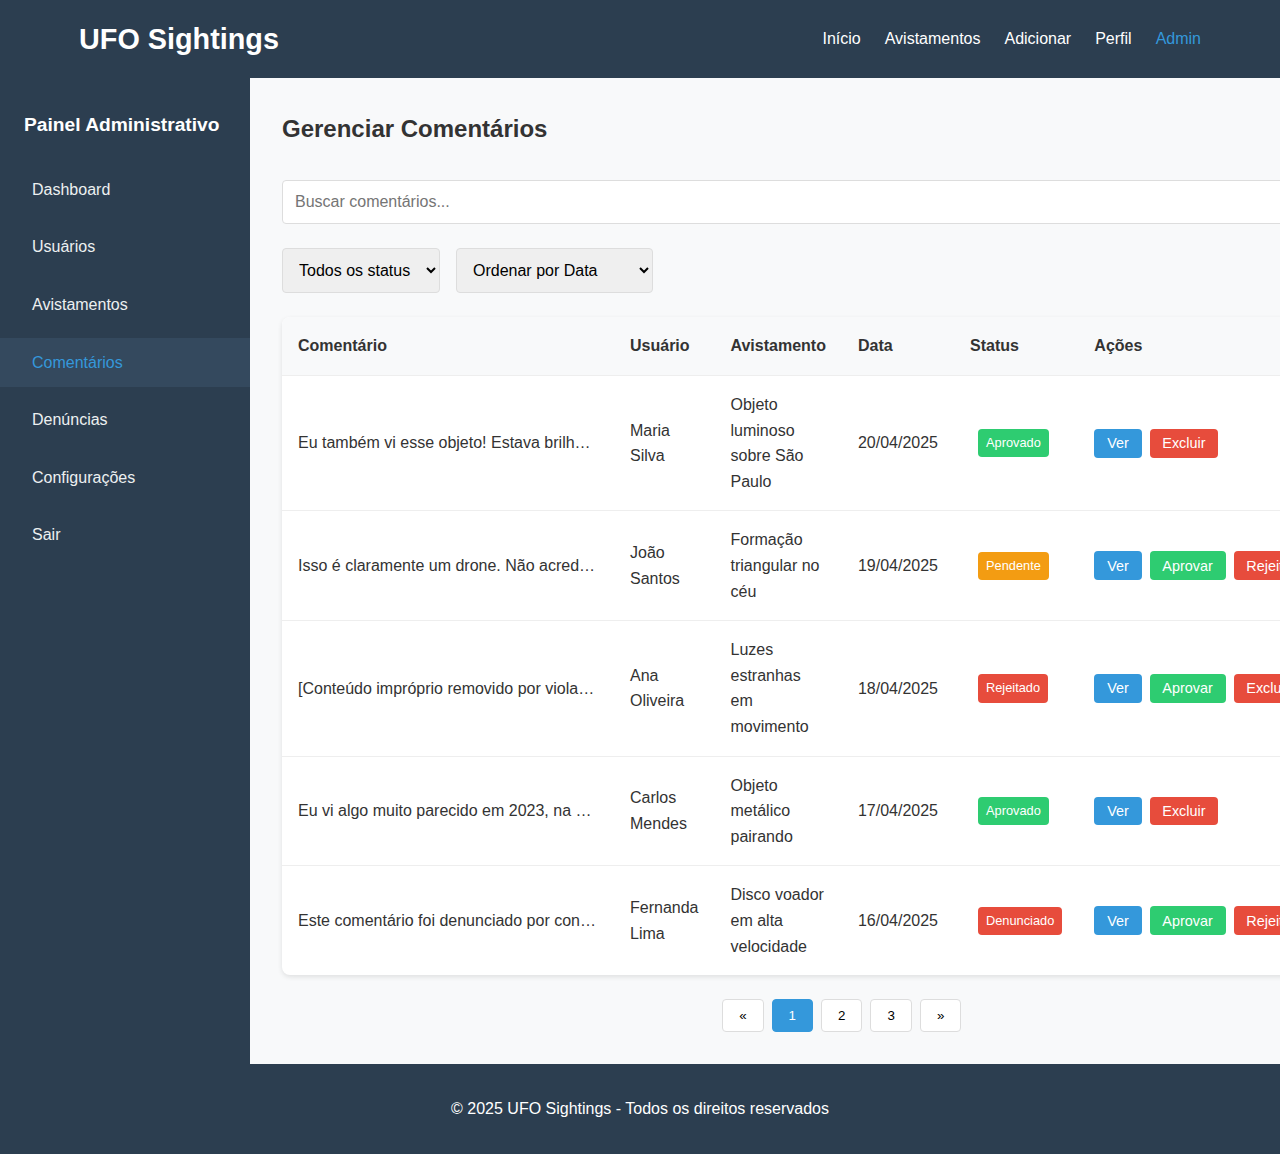
<file: admin-comments.html>
<!DOCTYPE html>
<html lang="pt-br">
<head>
    <meta charset="UTF-8">
    <meta name="viewport" content="width=device-width, initial-scale=1.0">
    <title>Gerenciar Comentários - UFO Sightings</title>
    <link rel="stylesheet" href="css/styles.css">
    <style>
        /* Estilos específicos para o painel administrativo */
        .admin-container {
            display: grid;
            grid-template-columns: 250px 1fr;
            min-height: calc(100vh - 140px);
        }
        
        .admin-sidebar {
            background-color: #2c3e50;
            color: white;
            padding: 2rem 0;
        }
        
        .admin-sidebar h3 {
            padding: 0 1.5rem;
            margin-bottom: 1.5rem;
            font-size: 1.2rem;
        }
        
        .admin-menu {
            list-style: none;
        }
        
        .admin-menu li {
            margin-bottom: 0.5rem;
        }
        
        .admin-menu a {
            display: block;
            padding: 0.75rem 1.5rem;
            color: #ecf0f1;
            text-decoration: none;
            transition: all 0.3s;
        }
        
        .admin-menu a:hover, .admin-menu a.active {
            background-color: #34495e;
            color: #3498db;
        }
        
        .admin-menu a i {
            margin-right: 0.5rem;
            width: 20px;
            text-align: center;
        }
        
        .admin-content {
            padding: 2rem;
            background-color: #f8f9fa;
        }
        
        .admin-header {
            display: flex;
            justify-content: space-between;
            align-items: center;
            margin-bottom: 2rem;
        }
        
        .admin-header h2 {
            margin: 0;
        }
        
        .admin-table {
            width: 100%;
            border-collapse: collapse;
            background-color: white;
            border-radius: 8px;
            overflow: hidden;
            box-shadow: 0 2px 5px rgba(0, 0, 0, 0.1);
        }
        
        .admin-table th, .admin-table td {
            padding: 1rem;
            text-align: left;
            border-bottom: 1px solid #eee;
        }
        
        .admin-table th {
            background-color: #f8f9fa;
            font-weight: 600;
        }
        
        .admin-table tr:last-child td {
            border-bottom: none;
        }
        
        .admin-table tr:hover td {
            background-color: #f8f9fa;
        }
        
        .admin-actions {
            display: flex;
            gap: 0.5rem;
        }
        
        .admin-actions button {
            padding: 0.4rem 0.8rem;
            border-radius: 4px;
            border: none;
            cursor: pointer;
            font-size: 0.9rem;
            transition: all 0.3s;
        }
        
        .btn-view {
            background-color: #3498db;
            color: white;
        }
        
        .btn-approve {
            background-color: #2ecc71;
            color: white;
        }
        
        .btn-reject {
            background-color: #e74c3c;
            color: white;
        }
        
        .btn-delete {
            background-color: #e74c3c;
            color: white;
        }
        
        .admin-actions button:hover {
            opacity: 0.9;
        }
        
        .admin-pagination {
            display: flex;
            justify-content: center;
            margin-top: 1.5rem;
        }
        
        .admin-pagination button {
            padding: 0.5rem 1rem;
            margin: 0 0.25rem;
            border: 1px solid #ddd;
            background-color: white;
            cursor: pointer;
            border-radius: 4px;
            transition: all 0.3s;
        }
        
        .admin-pagination button:hover, .admin-pagination button.active {
            background-color: #3498db;
            color: white;
            border-color: #3498db;
        }
        
        .admin-search {
            display: flex;
            margin-bottom: 1.5rem;
        }
        
        .admin-search input {
            flex: 1;
            padding: 0.75rem;
            border: 1px solid #ddd;
            border-radius: 4px 0 0 4px;
            font-size: 1rem;
        }
        
        .admin-search button {
            padding: 0.75rem 1.5rem;
            background-color: #3498db;
            color: white;
            border: none;
            border-radius: 0 4px 4px 0;
            cursor: pointer;
        }
        
        .admin-filters {
            display: flex;
            gap: 1rem;
            margin-bottom: 1.5rem;
            flex-wrap: wrap;
        }
        
        .admin-filters select {
            padding: 0.75rem;
            border: 1px solid #ddd;
            border-radius: 4px;
            font-size: 1rem;
            min-width: 150px;
        }
        
        .comment-content {
            max-width: 300px;
            white-space: nowrap;
            overflow: hidden;
            text-overflow: ellipsis;
        }
        
        .comment-badge {
            display: inline-block;
            padding: 0.25rem 0.5rem;
            border-radius: 4px;
            font-size: 0.8rem;
            font-weight: 500;
            margin-left: 0.5rem;
        }
        
        .badge-pending {
            background-color: #f39c12;
            color: white;
        }
        
        .badge-approved {
            background-color: #2ecc71;
            color: white;
        }
        
        .badge-rejected {
            background-color: #e74c3c;
            color: white;
        }
        
        .badge-flagged {
            background-color: #e74c3c;
            color: white;
        }
        
        /* Responsividade para o painel administrativo */
        @media (max-width: 768px) {
            .admin-container {
                grid-template-columns: 1fr;
            }
            
            .admin-sidebar {
                display: none;
                position: fixed;
                top: 0;
                left: 0;
                width: 100%;
                height: 100%;
                z-index: 1000;
                padding-top: 4rem;
            }
            
            .admin-sidebar.active {
                display: block;
            }
            
            .admin-menu-toggle {
                display: block;
                position: fixed;
                top: 1rem;
                left: 1rem;
                z-index: 1001;
                background-color: #2c3e50;
                color: white;
                border: none;
                border-radius: 4px;
                padding: 0.5rem;
                cursor: pointer;
            }
            
            .admin-content {
                padding: 1rem;
            }
            
            .admin-header {
                flex-direction: column;
                align-items: flex-start;
                gap: 1rem;
            }
            
            .admin-table {
                font-size: 0.9rem;
            }
            
            .admin-table th, .admin-table td {
                padding: 0.75rem 0.5rem;
            }
            
            .admin-actions {
                flex-direction: column;
            }
            
            .admin-actions button {
                width: 100%;
            }
            
            .comment-content {
                max-width: 150px;
            }
        }
        
        /* Melhorias para dispositivos muito pequenos */
        @media (max-width: 320px) {
            .admin-table {
                font-size: 0.8rem;
            }
            
            .admin-table th, .admin-table td {
                padding: 0.5rem 0.3rem;
            }
            
            .admin-search {
                flex-direction: column;
            }
            
            .admin-search input {
                border-radius: 4px;
                margin-bottom: 0.5rem;
            }
            
            .admin-search button {
                border-radius: 4px;
            }
            
            .admin-filters select {
                width: 100%;
            }
            
            .comment-content {
                max-width: 100px;
            }
        }
    </style>
</head>
<body>
    <header>
        <div class="container">
            <h1>UFO Sightings</h1>
            <nav>
                <ul>
                    <li><a href="index.html">Início</a></li>
                    <li><a href="sightings.html">Avistamentos</a></li>
                    <li><a href="add-sighting.html">Adicionar</a></li>
                    <li><a href="profile.html">Perfil</a></li>
                    <li><a href="admin.html" class="active">Admin</a></li>
                </ul>
            </nav>
        </div>
    </header>

    <main>
        <div class="admin-container">
            <!-- Menu lateral -->
            <div class="admin-sidebar">
                <h3>Painel Administrativo</h3>
                <ul class="admin-menu">
                    <li><a href="admin.html"><i class="fas fa-tachometer-alt"></i> Dashboard</a></li>
                    <li><a href="admin-users.html"><i class="fas fa-users"></i> Usuários</a></li>
                    <li><a href="admin-sightings.html"><i class="fas fa-eye"></i> Avistamentos</a></li>
                    <li><a href="admin-comments.html" class="active"><i class="fas fa-comments"></i> Comentários</a></li>
                    <li><a href="admin-reports.html"><i class="fas fa-flag"></i> Denúncias</a></li>
                    <li><a href="admin-settings.html"><i class="fas fa-cog"></i> Configurações</a></li>
                    <li><a href="index.html"><i class="fas fa-sign-out-alt"></i> Sair</a></li>
                </ul>
            </div>
            
            <!-- Botão de toggle para menu em dispositivos móveis -->
            <button class="admin-menu-toggle" style="display: none;">
                <i class="fas fa-bars"></i>
            </button>
            
            <!-- Conteúdo principal -->
            <div class="admin-content">
                <div class="admin-header">
                    <h2>Gerenciar Comentários</h2>
                </div>
                
                <!-- Busca e filtros -->
                <div class="admin-search">
                    <input type="text" placeholder="Buscar comentários..." id="comment-search">
                    <button id="search-btn">Buscar</button>
                </div>
                
                <div class="admin-filters">
                    <select id="status-filter">
                        <option value="">Todos os status</option>
                        <option value="pending">Pendentes</option>
                        <option value="approved">Aprovados</option>
                        <option value="rejected">Rejeitados</option>
                        <option value="flagged">Denunciados</option>
                    </select>
                    <select id="sort-by">
                        <option value="date">Ordenar por Data</option>
                        <option value="likes">Ordenar por Curtidas</option>
                    </select>
                </div>
                
                <!-- Tabela de comentários -->
                <table class="admin-table">
                    <thead>
                        <tr>
                            <th>Comentário</th>
                            <th>Usuário</th>
                            <th>Avistamento</th>
                            <th>Data</th>
                            <th>Status</th>
                            <th>Ações</th>
                        </tr>
                    </thead>
                    <tbody id="comments-table">
                        <tr>
                            <td>
                                <div class="comment-content">
                                    Eu também vi esse objeto! Estava brilhando muito e se movendo em zigue-zague.
                                </div>
                            </td>
                            <td>Maria Silva</td>
                            <td>Objeto luminoso sobre São Paulo</td>
                            <td>20/04/2025</td>
                            <td><span class="comment-badge badge-approved">Aprovado</span></td>
                            <td>
                                <div class="admin-actions">
                                    <button class="btn-view">Ver</button>
                                    <button class="btn-delete">Excluir</button>
                                </div>
                            </td>
                        </tr>
                        <tr>
                            <td>
                                <div class="comment-content">
                                    Isso é claramente um drone. Não acredito que estão postando isso como um OVNI.
                                </div>
                            </td>
                            <td>João Santos</td>
                            <td>Formação triangular no céu</td>
                            <td>19/04/2025</td>
                            <td><span class="comment-badge badge-pending">Pendente</span></td>
                            <td>
                                <div class="admin-actions">
                                    <button class="btn-view">Ver</button>
                                    <button class="btn-approve">Aprovar</button>
                                    <button class="btn-reject">Rejeitar</button>
                                </div>
                            </td>
                        </tr>
                        <tr>
                            <td>
                                <div class="comment-content">
                                    [Conteúdo impróprio removido por violar as diretrizes da comunidade]
                                </div>
                            </td>
                            <td>Ana Oliveira</td>
                            <td>Luzes estranhas em movimento</td>
                            <td>18/04/2025</td>
                            <td><span class="comment-badge badge-rejected">Rejeitado</span></td>
                            <td>
                                <div class="admin-actions">
                                    <button class="btn-view">Ver</button>
                                    <button class="btn-approve">Aprovar</button>
                                    <button class="btn-delete">Excluir</button>
                                </div>
                            </td>
                        </tr>
                        <tr>
                            <td>
                                <div class="comment-content">
                                    Eu vi algo muito parecido em 2023, na mesma região. Será que são os mesmos visitantes?
                                </div>
                            </td>
                            <td>Carlos Mendes</td>
                            <td>Objeto metálico pairando</td>
                            <td>17/04/2025</td>
                            <td><span class="comment-badge badge-approved">Aprovado</span></td>
                            <td>
                                <div class="admin-actions">
                                    <button class="btn-view">Ver</button>
                                    <button class="btn-delete">Excluir</button>
                                </div>
                            </td>
                        </tr>
                        <tr>
                            <td>
                                <div class="comment-content">
                                    Este comentário foi denunciado por conter informações pessoais e linguagem ofensiva.
                                </div>
                            </td>
                            <td>Fernanda Lima</td>
                            <td>Disco voador em alta velocidade</td>
                            <td>16/04/2025</td>
                            <td><span class="comment-badge badge-flagged">Denunciado</span></td>
                            <td>
                                <div class="admin-actions">
                                    <button class="btn-view">Ver</button>
                                    <button class="btn-approve">Aprovar</button>
                                    <button class="btn-reject">Rejeitar</button>
                                    <button class="btn-delete">Excluir</button>
                                </div>
                            </td>
                        </tr>
                    </tbody>
                </table>
                
                <!-- Paginação -->
                <div class="admin-pagination">
                    <button>&laquo;</button>
                    <button class="active">1</button>
                    <button>2</button>
                    <button>3</button>
                    <button>&raquo;</button>
                </div>
            </div>
        </div>
    </main>

    <footer>
        <div class="container">
            <p>&copy; 2025 UFO Sightings - Todos os direitos reservados</p>
        </div>
    </footer>

    <!-- Indicador de status offline -->
    <div id="offline-indicator" style="display: none; position: fixed; bottom: 20px; right: 20px; background-color: #f8d7da; color: #721c24; padding: 10px 15px; border-radius: 4px; box-shadow: 0 2px 5px rgba(0,0,0,0.2); z-index: 1000;">
        <strong>Você está offline.</strong> Algumas funcionalidades podem estar limitadas.
    </div>

    <!-- Scripts -->
    <script src="https://www.gstatic.com/firebasejs/8.10.1/firebase-app.js"></script>
    <script src="https://www.gstatic.com/firebasejs/8.10.1/firebase-auth.js"></script>
    <script src="https://www.gstatic.com/firebasejs/8.10.1/firebase-firestore.js"></script>
    <script src="https://kit.fontawesome.com/a076d05399.js" crossorigin="anonymous"></script>
    <script src="js/firebase-config.js"></script>
    <script src="js/auth.js"></script>
    <script src="js/offline-manager.js"></script>
    <script src="js/admin.js"></script>
</body>
</html>
</file>
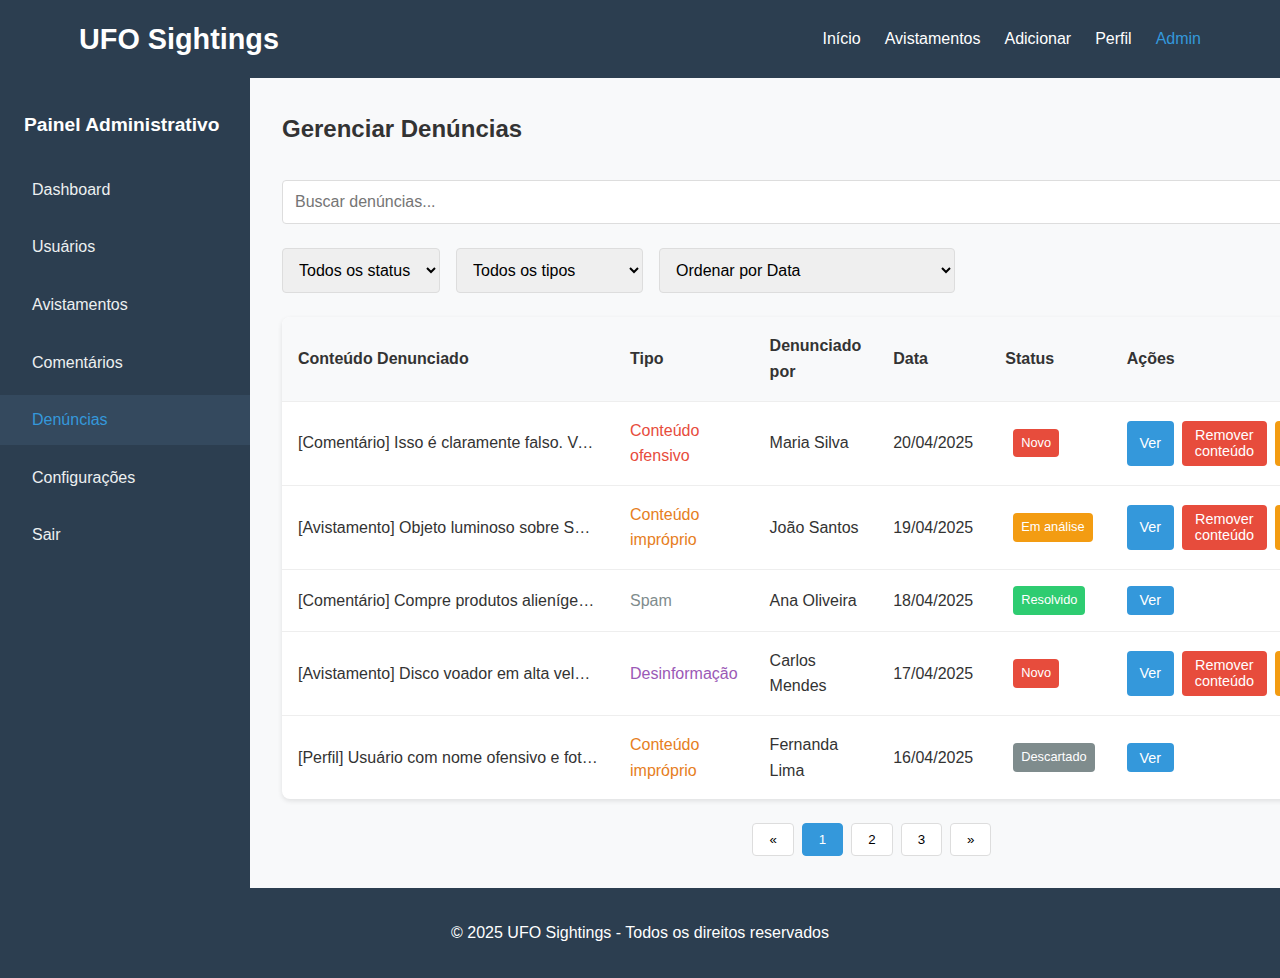
<file: admin-reports.html>
<!DOCTYPE html>
<html lang="pt-br">
<head>
    <meta charset="UTF-8">
    <meta name="viewport" content="width=device-width, initial-scale=1.0">
    <title>Denúncias - UFO Sightings</title>
    <link rel="stylesheet" href="css/styles.css">
    <style>
        /* Estilos específicos para o painel administrativo */
        .admin-container {
            display: grid;
            grid-template-columns: 250px 1fr;
            min-height: calc(100vh - 140px);
        }
        
        .admin-sidebar {
            background-color: #2c3e50;
            color: white;
            padding: 2rem 0;
        }
        
        .admin-sidebar h3 {
            padding: 0 1.5rem;
            margin-bottom: 1.5rem;
            font-size: 1.2rem;
        }
        
        .admin-menu {
            list-style: none;
        }
        
        .admin-menu li {
            margin-bottom: 0.5rem;
        }
        
        .admin-menu a {
            display: block;
            padding: 0.75rem 1.5rem;
            color: #ecf0f1;
            text-decoration: none;
            transition: all 0.3s;
        }
        
        .admin-menu a:hover, .admin-menu a.active {
            background-color: #34495e;
            color: #3498db;
        }
        
        .admin-menu a i {
            margin-right: 0.5rem;
            width: 20px;
            text-align: center;
        }
        
        .admin-content {
            padding: 2rem;
            background-color: #f8f9fa;
        }
        
        .admin-header {
            display: flex;
            justify-content: space-between;
            align-items: center;
            margin-bottom: 2rem;
        }
        
        .admin-header h2 {
            margin: 0;
        }
        
        .admin-table {
            width: 100%;
            border-collapse: collapse;
            background-color: white;
            border-radius: 8px;
            overflow: hidden;
            box-shadow: 0 2px 5px rgba(0, 0, 0, 0.1);
        }
        
        .admin-table th, .admin-table td {
            padding: 1rem;
            text-align: left;
            border-bottom: 1px solid #eee;
        }
        
        .admin-table th {
            background-color: #f8f9fa;
            font-weight: 600;
        }
        
        .admin-table tr:last-child td {
            border-bottom: none;
        }
        
        .admin-table tr:hover td {
            background-color: #f8f9fa;
        }
        
        .admin-actions {
            display: flex;
            gap: 0.5rem;
        }
        
        .admin-actions button {
            padding: 0.4rem 0.8rem;
            border-radius: 4px;
            border: none;
            cursor: pointer;
            font-size: 0.9rem;
            transition: all 0.3s;
        }
        
        .btn-view {
            background-color: #3498db;
            color: white;
        }
        
        .btn-dismiss {
            background-color: #7f8c8d;
            color: white;
        }
        
        .btn-remove {
            background-color: #e74c3c;
            color: white;
        }
        
        .btn-warn {
            background-color: #f39c12;
            color: white;
        }
        
        .btn-ban {
            background-color: #c0392b;
            color: white;
        }
        
        .admin-actions button:hover {
            opacity: 0.9;
        }
        
        .admin-pagination {
            display: flex;
            justify-content: center;
            margin-top: 1.5rem;
        }
        
        .admin-pagination button {
            padding: 0.5rem 1rem;
            margin: 0 0.25rem;
            border: 1px solid #ddd;
            background-color: white;
            cursor: pointer;
            border-radius: 4px;
            transition: all 0.3s;
        }
        
        .admin-pagination button:hover, .admin-pagination button.active {
            background-color: #3498db;
            color: white;
            border-color: #3498db;
        }
        
        .admin-search {
            display: flex;
            margin-bottom: 1.5rem;
        }
        
        .admin-search input {
            flex: 1;
            padding: 0.75rem;
            border: 1px solid #ddd;
            border-radius: 4px 0 0 4px;
            font-size: 1rem;
        }
        
        .admin-search button {
            padding: 0.75rem 1.5rem;
            background-color: #3498db;
            color: white;
            border: none;
            border-radius: 0 4px 4px 0;
            cursor: pointer;
        }
        
        .admin-filters {
            display: flex;
            gap: 1rem;
            margin-bottom: 1.5rem;
            flex-wrap: wrap;
        }
        
        .admin-filters select {
            padding: 0.75rem;
            border: 1px solid #ddd;
            border-radius: 4px;
            font-size: 1rem;
            min-width: 150px;
        }
        
        .report-content {
            max-width: 300px;
            white-space: nowrap;
            overflow: hidden;
            text-overflow: ellipsis;
        }
        
        .report-badge {
            display: inline-block;
            padding: 0.25rem 0.5rem;
            border-radius: 4px;
            font-size: 0.8rem;
            font-weight: 500;
            margin-left: 0.5rem;
        }
        
        .badge-new {
            background-color: #e74c3c;
            color: white;
        }
        
        .badge-reviewing {
            background-color: #f39c12;
            color: white;
        }
        
        .badge-resolved {
            background-color: #2ecc71;
            color: white;
        }
        
        .badge-dismissed {
            background-color: #7f8c8d;
            color: white;
        }
        
        .report-type {
            font-weight: 500;
        }
        
        .type-spam {
            color: #7f8c8d;
        }
        
        .type-inappropriate {
            color: #e67e22;
        }
        
        .type-offensive {
            color: #e74c3c;
        }
        
        .type-misinformation {
            color: #9b59b6;
        }
        
        .type-other {
            color: #3498db;
        }
        
        /* Responsividade para o painel administrativo */
        @media (max-width: 768px) {
            .admin-container {
                grid-template-columns: 1fr;
            }
            
            .admin-sidebar {
                display: none;
                position: fixed;
                top: 0;
                left: 0;
                width: 100%;
                height: 100%;
                z-index: 1000;
                padding-top: 4rem;
            }
            
            .admin-sidebar.active {
                display: block;
            }
            
            .admin-menu-toggle {
                display: block;
                position: fixed;
                top: 1rem;
                left: 1rem;
                z-index: 1001;
                background-color: #2c3e50;
                color: white;
                border: none;
                border-radius: 4px;
                padding: 0.5rem;
                cursor: pointer;
            }
            
            .admin-content {
                padding: 1rem;
            }
            
            .admin-header {
                flex-direction: column;
                align-items: flex-start;
                gap: 1rem;
            }
            
            .admin-table {
                font-size: 0.9rem;
            }
            
            .admin-table th, .admin-table td {
                padding: 0.75rem 0.5rem;
            }
            
            .admin-actions {
                flex-direction: column;
            }
            
            .admin-actions button {
                width: 100%;
            }
            
            .report-content {
                max-width: 150px;
            }
        }
        
        /* Melhorias para dispositivos muito pequenos */
        @media (max-width: 320px) {
            .admin-table {
                font-size: 0.8rem;
            }
            
            .admin-table th, .admin-table td {
                padding: 0.5rem 0.3rem;
            }
            
            .admin-search {
                flex-direction: column;
            }
            
            .admin-search input {
                border-radius: 4px;
                margin-bottom: 0.5rem;
            }
            
            .admin-search button {
                border-radius: 4px;
            }
            
            .admin-filters select {
                width: 100%;
            }
            
            .report-content {
                max-width: 100px;
            }
        }
    </style>
</head>
<body>
    <header>
        <div class="container">
            <h1>UFO Sightings</h1>
            <nav>
                <ul>
                    <li><a href="index.html">Início</a></li>
                    <li><a href="sightings.html">Avistamentos</a></li>
                    <li><a href="add-sighting.html">Adicionar</a></li>
                    <li><a href="profile.html">Perfil</a></li>
                    <li><a href="admin.html" class="active">Admin</a></li>
                </ul>
            </nav>
        </div>
    </header>

    <main>
        <div class="admin-container">
            <!-- Menu lateral -->
            <div class="admin-sidebar">
                <h3>Painel Administrativo</h3>
                <ul class="admin-menu">
                    <li><a href="admin.html"><i class="fas fa-tachometer-alt"></i> Dashboard</a></li>
                    <li><a href="admin-users.html"><i class="fas fa-users"></i> Usuários</a></li>
                    <li><a href="admin-sightings.html"><i class="fas fa-eye"></i> Avistamentos</a></li>
                    <li><a href="admin-comments.html"><i class="fas fa-comments"></i> Comentários</a></li>
                    <li><a href="admin-reports.html" class="active"><i class="fas fa-flag"></i> Denúncias</a></li>
                    <li><a href="admin-settings.html"><i class="fas fa-cog"></i> Configurações</a></li>
                    <li><a href="index.html"><i class="fas fa-sign-out-alt"></i> Sair</a></li>
                </ul>
            </div>
            
            <!-- Botão de toggle para menu em dispositivos móveis -->
            <button class="admin-menu-toggle" style="display: none;">
                <i class="fas fa-bars"></i>
            </button>
            
            <!-- Conteúdo principal -->
            <div class="admin-content">
                <div class="admin-header">
                    <h2>Gerenciar Denúncias</h2>
                </div>
                
                <!-- Busca e filtros -->
                <div class="admin-search">
                    <input type="text" placeholder="Buscar denúncias..." id="report-search">
                    <button id="search-btn">Buscar</button>
                </div>
                
                <div class="admin-filters">
                    <select id="status-filter">
                        <option value="">Todos os status</option>
                        <option value="new">Novos</option>
                        <option value="reviewing">Em análise</option>
                        <option value="resolved">Resolvidos</option>
                        <option value="dismissed">Descartados</option>
                    </select>
                    <select id="type-filter">
                        <option value="">Todos os tipos</option>
                        <option value="spam">Spam</option>
                        <option value="inappropriate">Conteúdo impróprio</option>
                        <option value="offensive">Conteúdo ofensivo</option>
                        <option value="misinformation">Desinformação</option>
                        <option value="other">Outros</option>
                    </select>
                    <select id="sort-by">
                        <option value="date">Ordenar por Data</option>
                        <option value="reports">Ordenar por Número de Denúncias</option>
                    </select>
                </div>
                
                <!-- Tabela de denúncias -->
                <table class="admin-table">
                    <thead>
                        <tr>
                            <th>Conteúdo Denunciado</th>
                            <th>Tipo</th>
                            <th>Denunciado por</th>
                            <th>Data</th>
                            <th>Status</th>
                            <th>Ações</th>
                        </tr>
                    </thead>
                    <tbody id="reports-table">
                        <tr>
                            <td>
                                <div class="report-content">
                                    [Comentário] Isso é claramente falso. Você está inventando histórias para ganhar atenção.
                                </div>
                            </td>
                            <td><span class="report-type type-offensive">Conteúdo ofensivo</span></td>
                            <td>Maria Silva</td>
                            <td>20/04/2025</td>
                            <td><span class="report-badge badge-new">Novo</span></td>
                            <td>
                                <div class="admin-actions">
                                    <button class="btn-view">Ver</button>
                                    <button class="btn-remove">Remover conteúdo</button>
                                    <button class="btn-warn">Advertir usuário</button>
                                    <button class="btn-dismiss">Descartar</button>
                                </div>
                            </td>
                        </tr>
                        <tr>
                            <td>
                                <div class="report-content">
                                    [Avistamento] Objeto luminoso sobre São Paulo (Contém informações pessoais e localização exata)
                                </div>
                            </td>
                            <td><span class="report-type type-inappropriate">Conteúdo impróprio</span></td>
                            <td>João Santos</td>
                            <td>19/04/2025</td>
                            <td><span class="report-badge badge-reviewing">Em análise</span></td>
                            <td>
                                <div class="admin-actions">
                                    <button class="btn-view">Ver</button>
                                    <button class="btn-remove">Remover conteúdo</button>
                                    <button class="btn-warn">Advertir usuário</button>
                                    <button class="btn-dismiss">Descartar</button>
                                </div>
                            </td>
                        </tr>
                        <tr>
                            <td>
                                <div class="report-content">
                                    [Comentário] Compre produtos alienígenas autênticos em www.alienproducts.com! Promoção especial!
                                </div>
                            </td>
                            <td><span class="report-type type-spam">Spam</span></td>
                            <td>Ana Oliveira</td>
                            <td>18/04/2025</td>
                            <td><span class="report-badge badge-resolved">Resolvido</span></td>
                            <td>
                                <div class="admin-actions">
                                    <button class="btn-view">Ver</button>
                                </div>
                            </td>
                        </tr>
                        <tr>
                            <td>
                                <div class="report-content">
                                    [Avistamento] Disco voador em alta velocidade (Contém teorias conspiratórias sobre o governo)
                                </div>
                            </td>
                            <td><span class="report-type type-misinformation">Desinformação</span></td>
                            <td>Carlos Mendes</td>
                            <td>17/04/2025</td>
                            <td><span class="report-badge badge-new">Novo</span></td>
                            <td>
                                <div class="admin-actions">
                                    <button class="btn-view">Ver</button>
                                    <button class="btn-remove">Remover conteúdo</button>
                                    <button class="btn-warn">Advertir usuário</button>
                                    <button class="btn-dismiss">Descartar</button>
                                </div>
                            </td>
                        </tr>
                        <tr>
                            <td>
                                <div class="report-content">
                                    [Perfil] Usuário com nome ofensivo e foto de perfil inadequada
                                </div>
                            </td>
                            <td><span class="report-type type-inappropriate">Conteúdo impróprio</span></td>
                            <td>Fernanda Lima</td>
                            <td>16/04/2025</td>
                            <td><span class="report-badge badge-dismissed">Descartado</span></td>
                            <td>
                                <div class="admin-actions">
                                    <button class="btn-view">Ver</button>
                                </div>
                            </td>
                        </tr>
                    </tbody>
                </table>
                
                <!-- Paginação -->
                <div class="admin-pagination">
                    <button>&laquo;</button>
                    <button class="active">1</button>
                    <button>2</button>
                    <button>3</button>
                    <button>&raquo;</button>
                </div>
            </div>
        </div>
    </main>

    <footer>
        <div class="container">
            <p>&copy; 2025 UFO Sightings - Todos os direitos reservados</p>
        </div>
    </footer>

    <!-- Indicador de status offline -->
    <div id="offline-indicator" style="display: none; position: fixed; bottom: 20px; right: 20px; background-color: #f8d7da; color: #721c24; padding: 10px 15px; border-radius: 4px; box-shadow: 0 2px 5px rgba(0,0,0,0.2); z-index: 1000;">
        <strong>Você está offline.</strong> Algumas funcionalidades podem estar limitadas.
    </div>

    <!-- Scripts -->
    <script src="https://www.gstatic.com/firebasejs/8.10.1/firebase-app.js"></script>
    <script src="https://www.gstatic.com/firebasejs/8.10.1/firebase-auth.js"></script>
    <script src="https://www.gstatic.com/firebasejs/8.10.1/firebase-firestore.js"></script>
    <script src="https://kit.fontawesome.com/a076d05399.js" crossorigin="anonymous"></script>
    <script src="js/firebase-config.js"></script>
    <script src="js/auth.js"></script>
    <script src="js/offline-manager.js"></script>
    <script src="js/admin.js"></script>
</body>
</html>
</file>
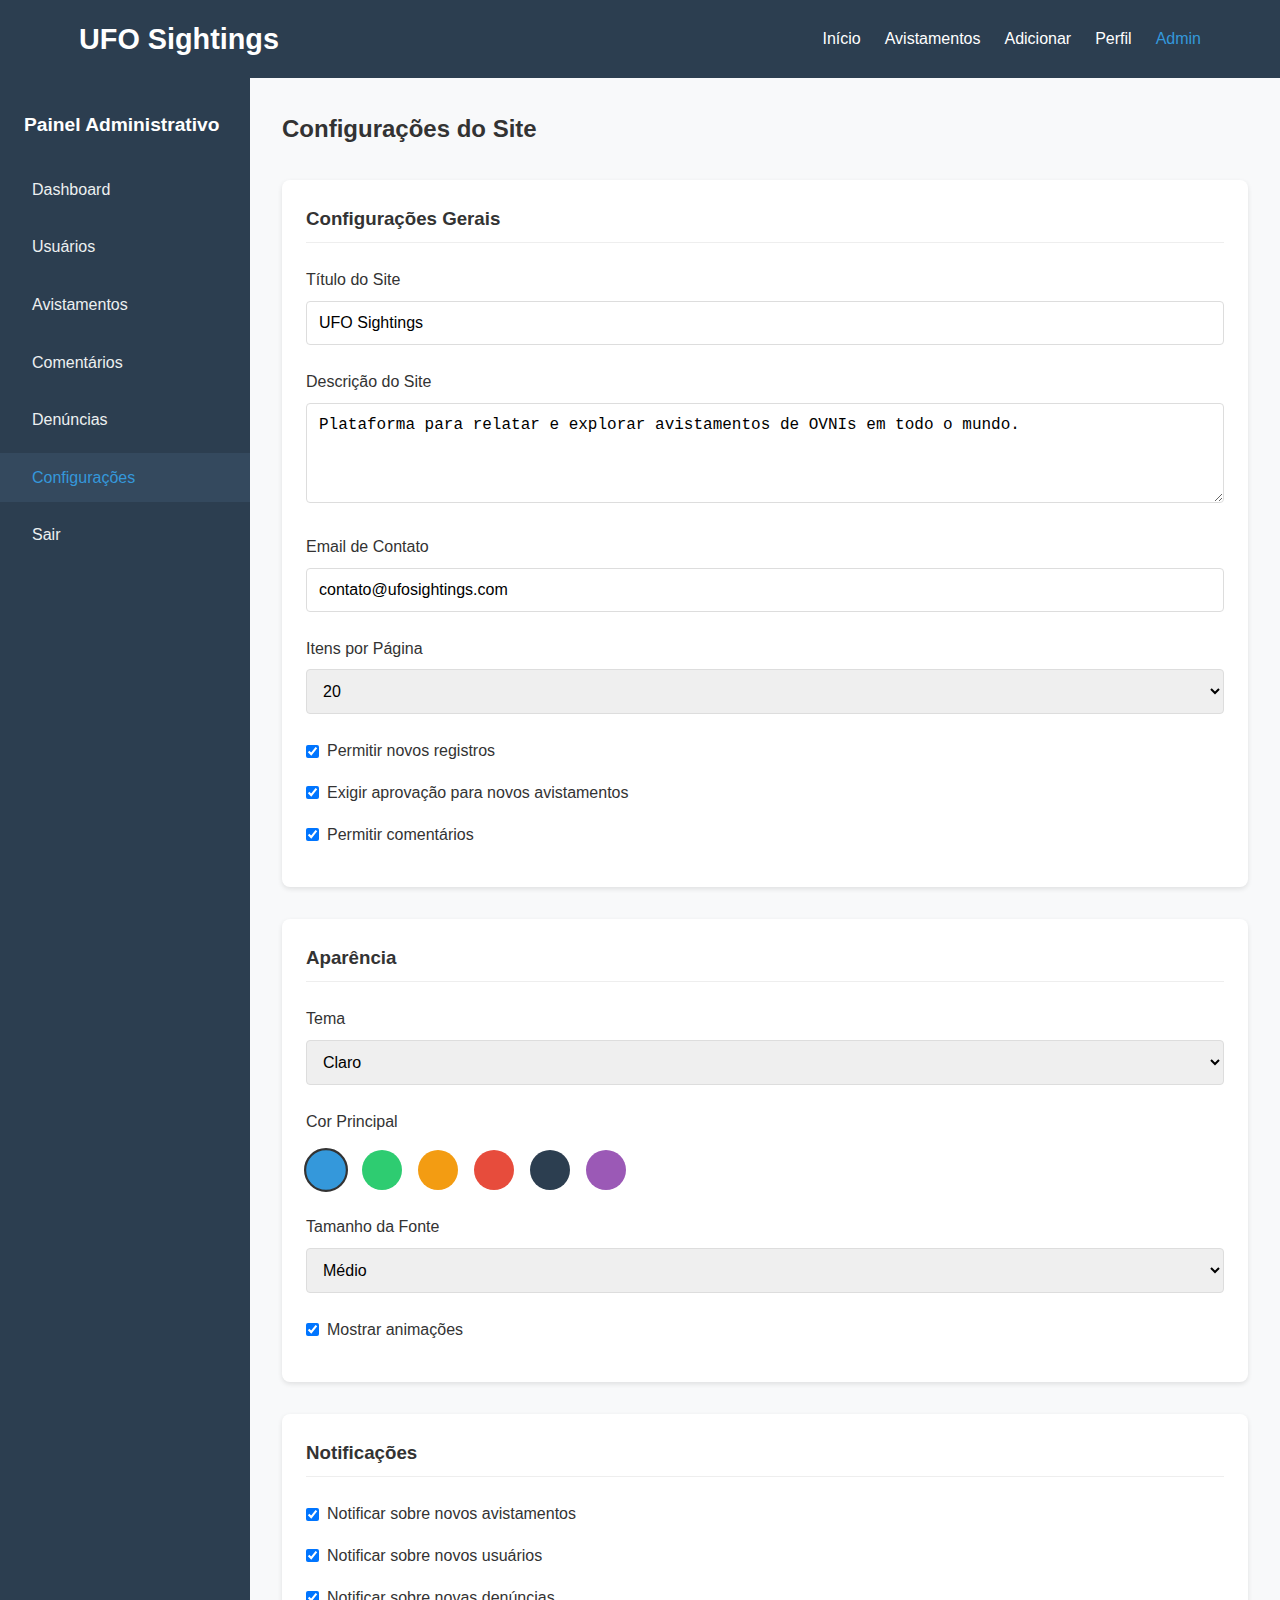
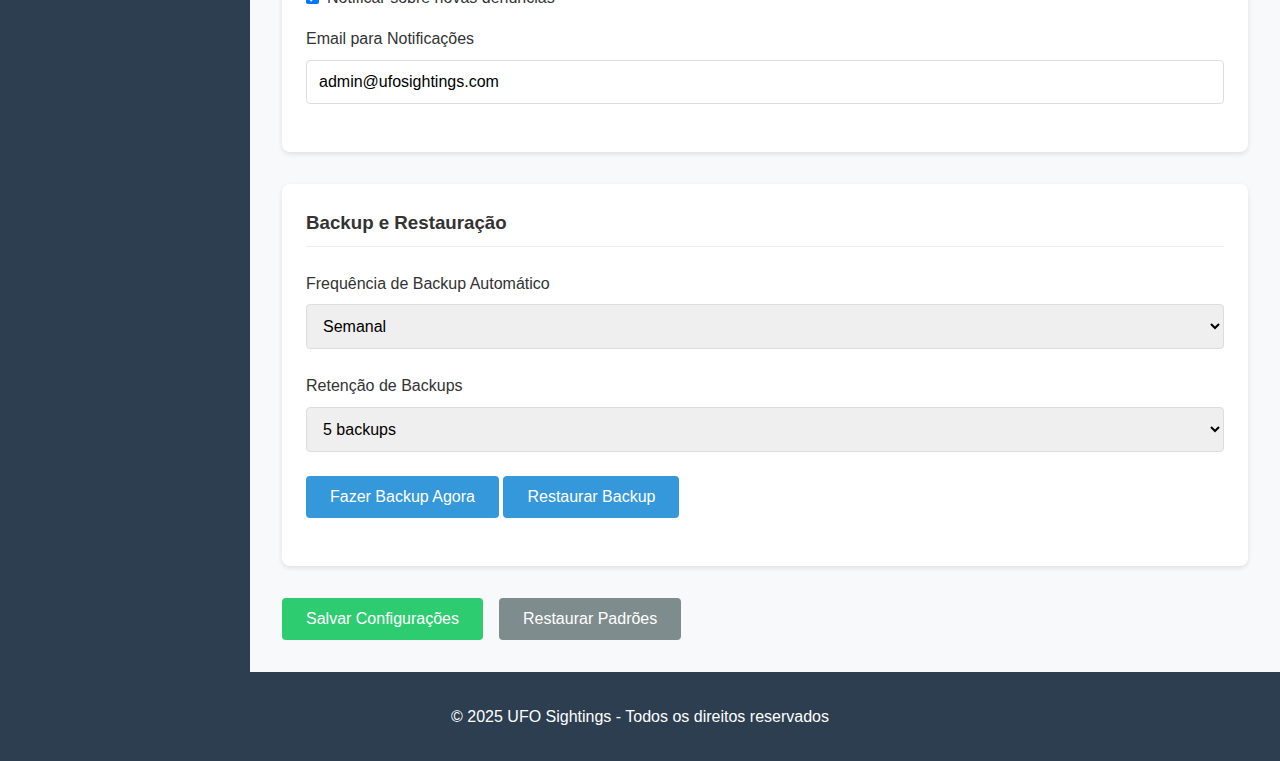
<file: admin-settings.html>
<!DOCTYPE html>
<html lang="pt-br">
<head>
    <meta charset="UTF-8">
    <meta name="viewport" content="width=device-width, initial-scale=1.0">
    <title>Configurações - UFO Sightings</title>
    <link rel="stylesheet" href="css/styles.css">
    <style>
        /* Estilos específicos para o painel administrativo */
        .admin-container {
            display: grid;
            grid-template-columns: 250px 1fr;
            min-height: calc(100vh - 140px);
        }
        
        .admin-sidebar {
            background-color: #2c3e50;
            color: white;
            padding: 2rem 0;
        }
        
        .admin-sidebar h3 {
            padding: 0 1.5rem;
            margin-bottom: 1.5rem;
            font-size: 1.2rem;
        }
        
        .admin-menu {
            list-style: none;
        }
        
        .admin-menu li {
            margin-bottom: 0.5rem;
        }
        
        .admin-menu a {
            display: block;
            padding: 0.75rem 1.5rem;
            color: #ecf0f1;
            text-decoration: none;
            transition: all 0.3s;
        }
        
        .admin-menu a:hover, .admin-menu a.active {
            background-color: #34495e;
            color: #3498db;
        }
        
        .admin-menu a i {
            margin-right: 0.5rem;
            width: 20px;
            text-align: center;
        }
        
        .admin-content {
            padding: 2rem;
            background-color: #f8f9fa;
        }
        
        .admin-header {
            display: flex;
            justify-content: space-between;
            align-items: center;
            margin-bottom: 2rem;
        }
        
        .admin-header h2 {
            margin: 0;
        }
        
        .settings-section {
            background-color: white;
            border-radius: 8px;
            box-shadow: 0 2px 5px rgba(0, 0, 0, 0.1);
            padding: 1.5rem;
            margin-bottom: 2rem;
        }
        
        .settings-section h3 {
            margin-top: 0;
            margin-bottom: 1.5rem;
            padding-bottom: 0.5rem;
            border-bottom: 1px solid #eee;
        }
        
        .form-group {
            margin-bottom: 1.5rem;
        }
        
        .form-group label {
            display: block;
            margin-bottom: 0.5rem;
            font-weight: 500;
        }
        
        .form-group input,
        .form-group textarea,
        .form-group select {
            width: 100%;
            padding: 0.75rem;
            border: 1px solid #ddd;
            border-radius: 4px;
            font-size: 1rem;
        }
        
        .form-group textarea {
            min-height: 100px;
            resize: vertical;
        }
        
        .form-check {
            display: flex;
            align-items: center;
            margin-bottom: 1rem;
        }
        
        .form-check input[type="checkbox"] {
            margin-right: 0.5rem;
            width: auto;
        }
        
        .form-check label {
            margin-bottom: 0;
        }
        
        .btn-group {
            display: flex;
            gap: 1rem;
            margin-top: 2rem;
        }
        
        .btn-save {
            background-color: #2ecc71;
            color: white;
            padding: 0.75rem 1.5rem;
            border: none;
            border-radius: 4px;
            cursor: pointer;
            font-size: 1rem;
            font-weight: 500;
        }
        
        .btn-reset {
            background-color: #7f8c8d;
            color: white;
            padding: 0.75rem 1.5rem;
            border: none;
            border-radius: 4px;
            cursor: pointer;
            font-size: 1rem;
            font-weight: 500;
        }
        
        .btn-save:hover, .btn-reset:hover {
            opacity: 0.9;
        }
        
        .color-picker {
            display: flex;
            gap: 1rem;
            flex-wrap: wrap;
            margin-top: 1rem;
        }
        
        .color-option {
            width: 40px;
            height: 40px;
            border-radius: 50%;
            cursor: pointer;
            border: 2px solid transparent;
            transition: all 0.3s;
        }
        
        .color-option.active {
            border-color: #333;
            transform: scale(1.1);
        }
        
        .color-option:hover {
            transform: scale(1.1);
        }
        
        .color-primary {
            background-color: #3498db;
        }
        
        .color-success {
            background-color: #2ecc71;
        }
        
        .color-warning {
            background-color: #f39c12;
        }
        
        .color-danger {
            background-color: #e74c3c;
        }
        
        .color-dark {
            background-color: #2c3e50;
        }
        
        .color-purple {
            background-color: #9b59b6;
        }
        
        /* Responsividade para o painel administrativo */
        @media (max-width: 768px) {
            .admin-container {
                grid-template-columns: 1fr;
            }
            
            .admin-sidebar {
                display: none;
                position: fixed;
                top: 0;
                left: 0;
                width: 100%;
                height: 100%;
                z-index: 1000;
                padding-top: 4rem;
            }
            
            .admin-sidebar.active {
                display: block;
            }
            
            .admin-menu-toggle {
                display: block;
                position: fixed;
                top: 1rem;
                left: 1rem;
                z-index: 1001;
                background-color: #2c3e50;
                color: white;
                border: none;
                border-radius: 4px;
                padding: 0.5rem;
                cursor: pointer;
            }
            
            .admin-content {
                padding: 1rem;
            }
            
            .admin-header {
                flex-direction: column;
                align-items: flex-start;
                gap: 1rem;
            }
            
            .btn-group {
                flex-direction: column;
                width: 100%;
            }
            
            .btn-save, .btn-reset {
                width: 100%;
            }
        }
        
        /* Melhorias para dispositivos muito pequenos */
        @media (max-width: 320px) {
            .settings-section {
                padding: 1rem;
            }
            
            .form-group label {
                font-size: 0.9rem;
            }
            
            .form-group input,
            .form-group textarea,
            .form-group select {
                padding: 0.6rem;
                font-size: 0.9rem;
            }
            
            .color-picker {
                justify-content: center;
            }
            
            .color-option {
                width: 30px;
                height: 30px;
            }
        }
    </style>
</head>
<body>
    <header>
        <div class="container">
            <h1>UFO Sightings</h1>
            <nav>
                <ul>
                    <li><a href="index.html">Início</a></li>
                    <li><a href="sightings.html">Avistamentos</a></li>
                    <li><a href="add-sighting.html">Adicionar</a></li>
                    <li><a href="profile.html">Perfil</a></li>
                    <li><a href="admin.html" class="active">Admin</a></li>
                </ul>
            </nav>
        </div>
    </header>

    <main>
        <div class="admin-container">
            <!-- Menu lateral -->
            <div class="admin-sidebar">
                <h3>Painel Administrativo</h3>
                <ul class="admin-menu">
                    <li><a href="admin.html"><i class="fas fa-tachometer-alt"></i> Dashboard</a></li>
                    <li><a href="admin-users.html"><i class="fas fa-users"></i> Usuários</a></li>
                    <li><a href="admin-sightings.html"><i class="fas fa-eye"></i> Avistamentos</a></li>
                    <li><a href="admin-comments.html"><i class="fas fa-comments"></i> Comentários</a></li>
                    <li><a href="admin-reports.html"><i class="fas fa-flag"></i> Denúncias</a></li>
                    <li><a href="admin-settings.html" class="active"><i class="fas fa-cog"></i> Configurações</a></li>
                    <li><a href="index.html"><i class="fas fa-sign-out-alt"></i> Sair</a></li>
                </ul>
            </div>
            
            <!-- Botão de toggle para menu em dispositivos móveis -->
            <button class="admin-menu-toggle" style="display: none;">
                <i class="fas fa-bars"></i>
            </button>
            
            <!-- Conteúdo principal -->
            <div class="admin-content">
                <div class="admin-header">
                    <h2>Configurações do Site</h2>
                </div>
                
                <!-- Configurações gerais -->
                <div class="settings-section">
                    <h3>Configurações Gerais</h3>
                    <form id="general-settings-form">
                        <div class="form-group">
                            <label for="site-title">Título do Site</label>
                            <input type="text" id="site-title" name="site-title" value="UFO Sightings">
                        </div>
                        <div class="form-group">
                            <label for="site-description">Descrição do Site</label>
                            <textarea id="site-description" name="site-description">Plataforma para relatar e explorar avistamentos de OVNIs em todo o mundo.</textarea>
                        </div>
                        <div class="form-group">
                            <label for="contact-email">Email de Contato</label>
                            <input type="email" id="contact-email" name="contact-email" value="contato@ufosightings.com">
                        </div>
                        <div class="form-group">
                            <label for="items-per-page">Itens por Página</label>
                            <select id="items-per-page" name="items-per-page">
                                <option value="10">10</option>
                                <option value="20" selected>20</option>
                                <option value="30">30</option>
                                <option value="50">50</option>
                            </select>
                        </div>
                        <div class="form-check">
                            <input type="checkbox" id="enable-registration" name="enable-registration" checked>
                            <label for="enable-registration">Permitir novos registros</label>
                        </div>
                        <div class="form-check">
                            <input type="checkbox" id="require-approval" name="require-approval" checked>
                            <label for="require-approval">Exigir aprovação para novos avistamentos</label>
                        </div>
                        <div class="form-check">
                            <input type="checkbox" id="enable-comments" name="enable-comments" checked>
                            <label for="enable-comments">Permitir comentários</label>
                        </div>
                    </form>
                </div>
                
                <!-- Configurações de aparência -->
                <div class="settings-section">
                    <h3>Aparência</h3>
                    <form id="appearance-settings-form">
                        <div class="form-group">
                            <label for="theme">Tema</label>
                            <select id="theme" name="theme">
                                <option value="light" selected>Claro</option>
                                <option value="dark">Escuro</option>
                                <option value="auto">Automático (baseado nas preferências do sistema)</option>
                            </select>
                        </div>
                        <div class="form-group">
                            <label>Cor Principal</label>
                            <div class="color-picker">
                                <div class="color-option color-primary active" data-color="#3498db"></div>
                                <div class="color-option color-success" data-color="#2ecc71"></div>
                                <div class="color-option color-warning" data-color="#f39c12"></div>
                                <div class="color-option color-danger" data-color="#e74c3c"></div>
                                <div class="color-option color-dark" data-color="#2c3e50"></div>
                                <div class="color-option color-purple" data-color="#9b59b6"></div>
                            </div>
                        </div>
                        <div class="form-group">
                            <label for="font-size">Tamanho da Fonte</label>
                            <select id="font-size" name="font-size">
                                <option value="small">Pequeno</option>
                                <option value="medium" selected>Médio</option>
                                <option value="large">Grande</option>
                            </select>
                        </div>
                        <div class="form-check">
                            <input type="checkbox" id="show-animations" name="show-animations" checked>
                            <label for="show-animations">Mostrar animações</label>
                        </div>
                    </form>
                </div>
                
                <!-- Configurações de notificações -->
                <div class="settings-section">
                    <h3>Notificações</h3>
                    <form id="notification-settings-form">
                        <div class="form-check">
                            <input type="checkbox" id="notify-new-sighting" name="notify-new-sighting" checked>
                            <label for="notify-new-sighting">Notificar sobre novos avistamentos</label>
                        </div>
                        <div class="form-check">
                            <input type="checkbox" id="notify-new-user" name="notify-new-user" checked>
                            <label for="notify-new-user">Notificar sobre novos usuários</label>
                        </div>
                        <div class="form-check">
                            <input type="checkbox" id="notify-reports" name="notify-reports" checked>
                            <label for="notify-reports">Notificar sobre novas denúncias</label>
                        </div>
                        <div class="form-group">
                            <label for="notification-email">Email para Notificações</label>
                            <input type="email" id="notification-email" name="notification-email" value="admin@ufosightings.com">
                        </div>
                    </form>
                </div>
                
                <!-- Configurações de backup -->
                <div class="settings-section">
                    <h3>Backup e Restauração</h3>
                    <form id="backup-settings-form">
                        <div class="form-group">
                            <label for="backup-frequency">Frequência de Backup Automático</label>
                            <select id="backup-frequency" name="backup-frequency">
                                <option value="daily">Diário</option>
                                <option value="weekly" selected>Semanal</option>
                                <option value="monthly">Mensal</option>
                                <option value="never">Nunca</option>
                            </select>
                        </div>
                        <div class="form-group">
                            <label for="backup-retention">Retenção de Backups</label>
                            <select id="backup-retention" name="backup-retention">
                                <option value="3">3 backups</option>
                                <option value="5" selected>5 backups</option>
                                <option value="10">10 backups</option>
                                <option value="all">Todos os backups</option>
                            </select>
                        </div>
                        <div class="form-group">
                            <button type="button" class="btn" id="backup-now-btn">Fazer Backup Agora</button>
                            <button type="button" class="btn" id="restore-backup-btn">Restaurar Backup</button>
                        </div>
                    </form>
                </div>
                
                <!-- Botões de ação -->
                <div class="btn-group">
                    <button type="button" class="btn-save" id="save-settings-btn">Salvar Configurações</button>
                    <button type="button" class="btn-reset" id="reset-settings-btn">Restaurar Padrões</button>
                </div>
            </div>
        </div>
    </main>

    <footer>
        <div class="container">
            <p>&copy; 2025 UFO Sightings - Todos os direitos reservados</p>
        </div>
    </footer>

    <!-- Indicador de status offline -->
    <div id="offline-indicator" style="display: none; position: fixed; bottom: 20px; right: 20px; background-color: #f8d7da; color: #721c24; padding: 10px 15px; border-radius: 4px; box-shadow: 0 2px 5px rgba(0,0,0,0.2); z-index: 1000;">
        <strong>Você está offline.</strong> Algumas funcionalidades podem estar limitadas.
    </div>

    <!-- Scripts -->
    <script src="https://www.gstatic.com/firebasejs/8.10.1/firebase-app.js"></script>
    <script src="https://www.gstatic.com/firebasejs/8.10.1/firebase-auth.js"></script>
    <script src="https://www.gstatic.com/firebasejs/8.10.1/firebase-firestore.js"></script>
    <script src="https://kit.fontawesome.com/a076d05399.js" crossorigin="anonymous"></script>
    <script src="js/firebase-config.js"></script>
    <script src="js/auth.js"></script>
    <script src="js/offline-manager.js"></script>
    <script src="js/admin.js"></script>
</body>
</html>
</file>
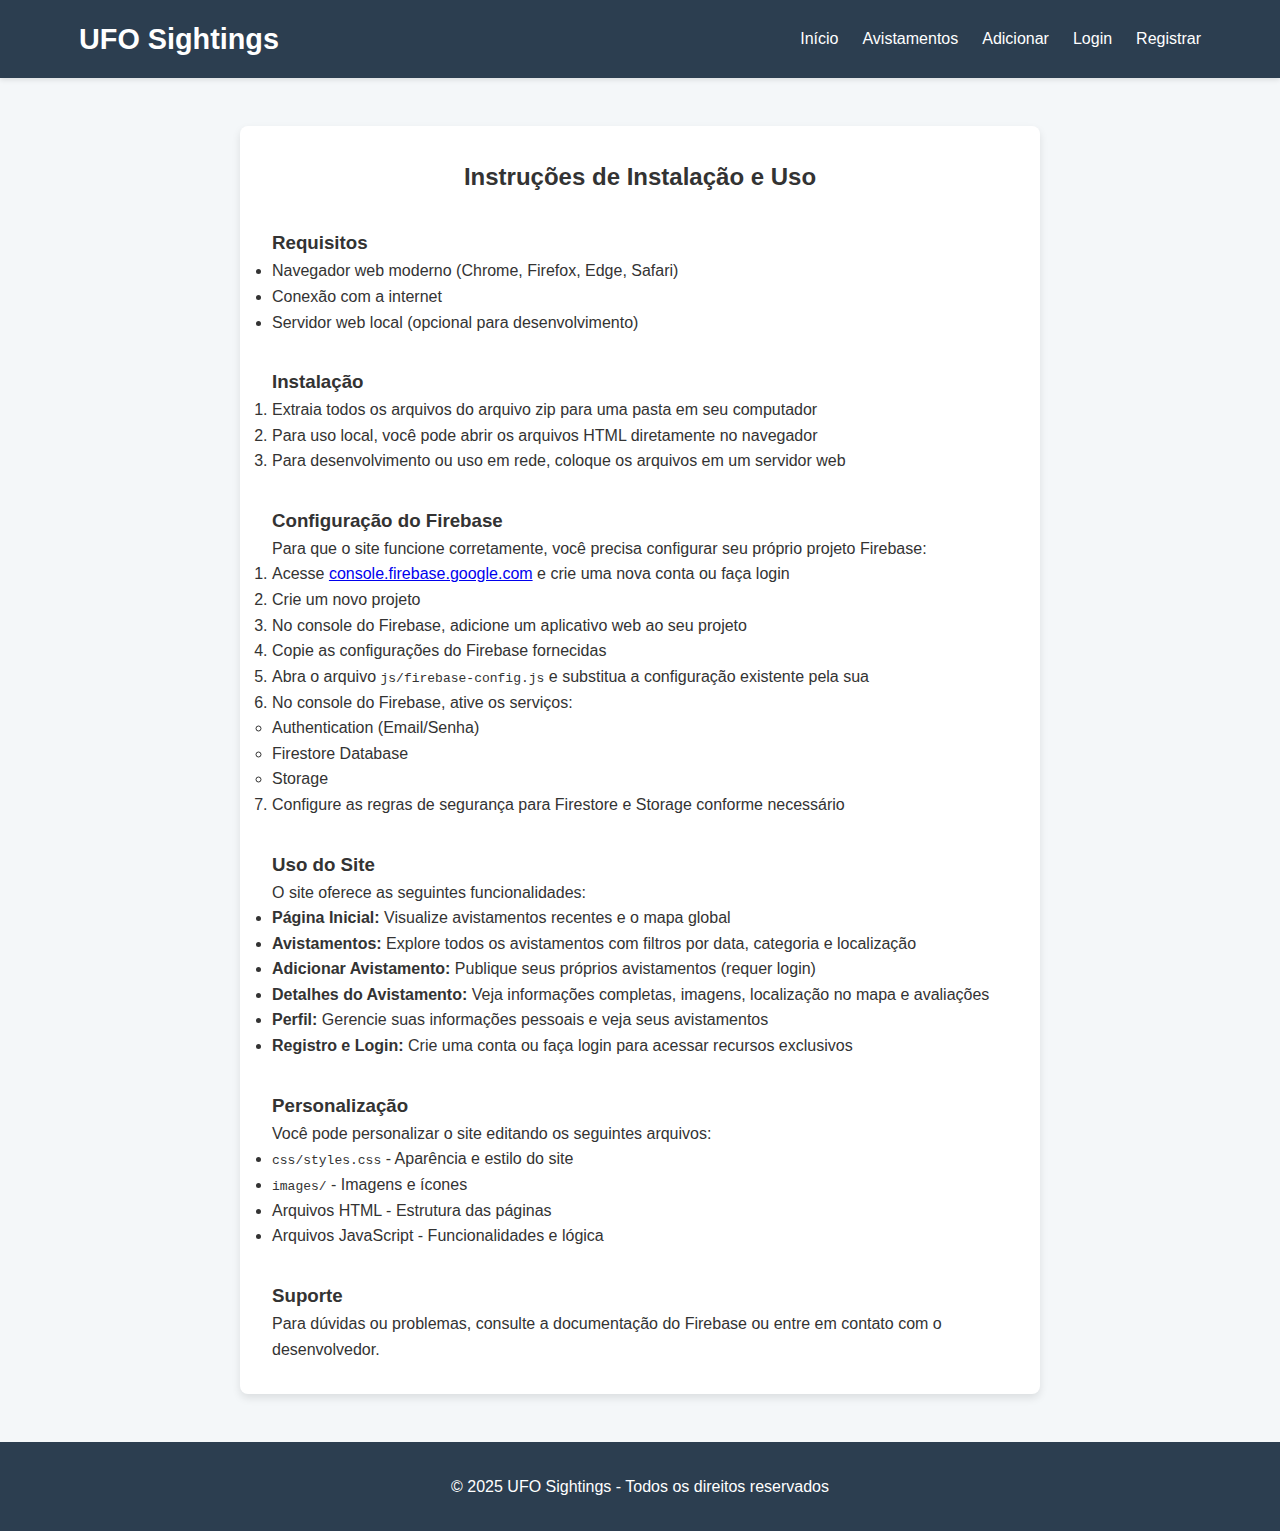
<file: instructions.html>
<!DOCTYPE html>
<html lang="pt-br">
<head>
    <meta charset="UTF-8">
    <meta name="viewport" content="width=device-width, initial-scale=1.0">
    <title>Instruções - UFO Sightings</title>
    <link rel="stylesheet" href="css/styles.css">
</head>
<body>
    <header>
        <div class="container">
            <h1>UFO Sightings</h1>
            <nav>
                <ul>
                    <li><a href="index.html">Início</a></li>
                    <li><a href="sightings.html">Avistamentos</a></li>
                    <li><a href="add-sighting.html">Adicionar</a></li>
                    <li><a href="login.html">Login</a></li>
                    <li><a href="register.html">Registrar</a></li>
                </ul>
            </nav>
        </div>
    </header>

    <main>
        <div class="container">
            <div class="form-container" style="max-width: 800px;">
                <h2>Instruções de Instalação e Uso</h2>
                
                <div class="mt-2">
                    <h3>Requisitos</h3>
                    <ul>
                        <li>Navegador web moderno (Chrome, Firefox, Edge, Safari)</li>
                        <li>Conexão com a internet</li>
                        <li>Servidor web local (opcional para desenvolvimento)</li>
                    </ul>
                </div>
                
                <div class="mt-2">
                    <h3>Instalação</h3>
                    <ol>
                        <li>Extraia todos os arquivos do arquivo zip para uma pasta em seu computador</li>
                        <li>Para uso local, você pode abrir os arquivos HTML diretamente no navegador</li>
                        <li>Para desenvolvimento ou uso em rede, coloque os arquivos em um servidor web</li>
                    </ol>
                </div>
                
                <div class="mt-2">
                    <h3>Configuração do Firebase</h3>
                    <p>Para que o site funcione corretamente, você precisa configurar seu próprio projeto Firebase:</p>
                    <ol>
                        <li>Acesse <a href="https://console.firebase.google.com" target="_blank">console.firebase.google.com</a> e crie uma nova conta ou faça login</li>
                        <li>Crie um novo projeto</li>
                        <li>No console do Firebase, adicione um aplicativo web ao seu projeto</li>
                        <li>Copie as configurações do Firebase fornecidas</li>
                        <li>Abra o arquivo <code>js/firebase-config.js</code> e substitua a configuração existente pela sua</li>
                        <li>No console do Firebase, ative os serviços:
                            <ul>
                                <li>Authentication (Email/Senha)</li>
                                <li>Firestore Database</li>
                                <li>Storage</li>
                            </ul>
                        </li>
                        <li>Configure as regras de segurança para Firestore e Storage conforme necessário</li>
                    </ol>
                </div>
                
                <div class="mt-2">
                    <h3>Uso do Site</h3>
                    <p>O site oferece as seguintes funcionalidades:</p>
                    <ul>
                        <li><strong>Página Inicial:</strong> Visualize avistamentos recentes e o mapa global</li>
                        <li><strong>Avistamentos:</strong> Explore todos os avistamentos com filtros por data, categoria e localização</li>
                        <li><strong>Adicionar Avistamento:</strong> Publique seus próprios avistamentos (requer login)</li>
                        <li><strong>Detalhes do Avistamento:</strong> Veja informações completas, imagens, localização no mapa e avaliações</li>
                        <li><strong>Perfil:</strong> Gerencie suas informações pessoais e veja seus avistamentos</li>
                        <li><strong>Registro e Login:</strong> Crie uma conta ou faça login para acessar recursos exclusivos</li>
                    </ul>
                </div>
                
                <div class="mt-2">
                    <h3>Personalização</h3>
                    <p>Você pode personalizar o site editando os seguintes arquivos:</p>
                    <ul>
                        <li><code>css/styles.css</code> - Aparência e estilo do site</li>
                        <li><code>images/</code> - Imagens e ícones</li>
                        <li>Arquivos HTML - Estrutura das páginas</li>
                        <li>Arquivos JavaScript - Funcionalidades e lógica</li>
                    </ul>
                </div>
                
                <div class="mt-2">
                    <h3>Suporte</h3>
                    <p>Para dúvidas ou problemas, consulte a documentação do Firebase ou entre em contato com o desenvolvedor.</p>
                </div>
            </div>
        </div>
    </main>

    <footer>
        <div class="container">
            <p>&copy; 2025 UFO Sightings - Todos os direitos reservados</p>
        </div>
    </footer>

    <script src="js/main.js"></script>
</body>
</html>
</file>
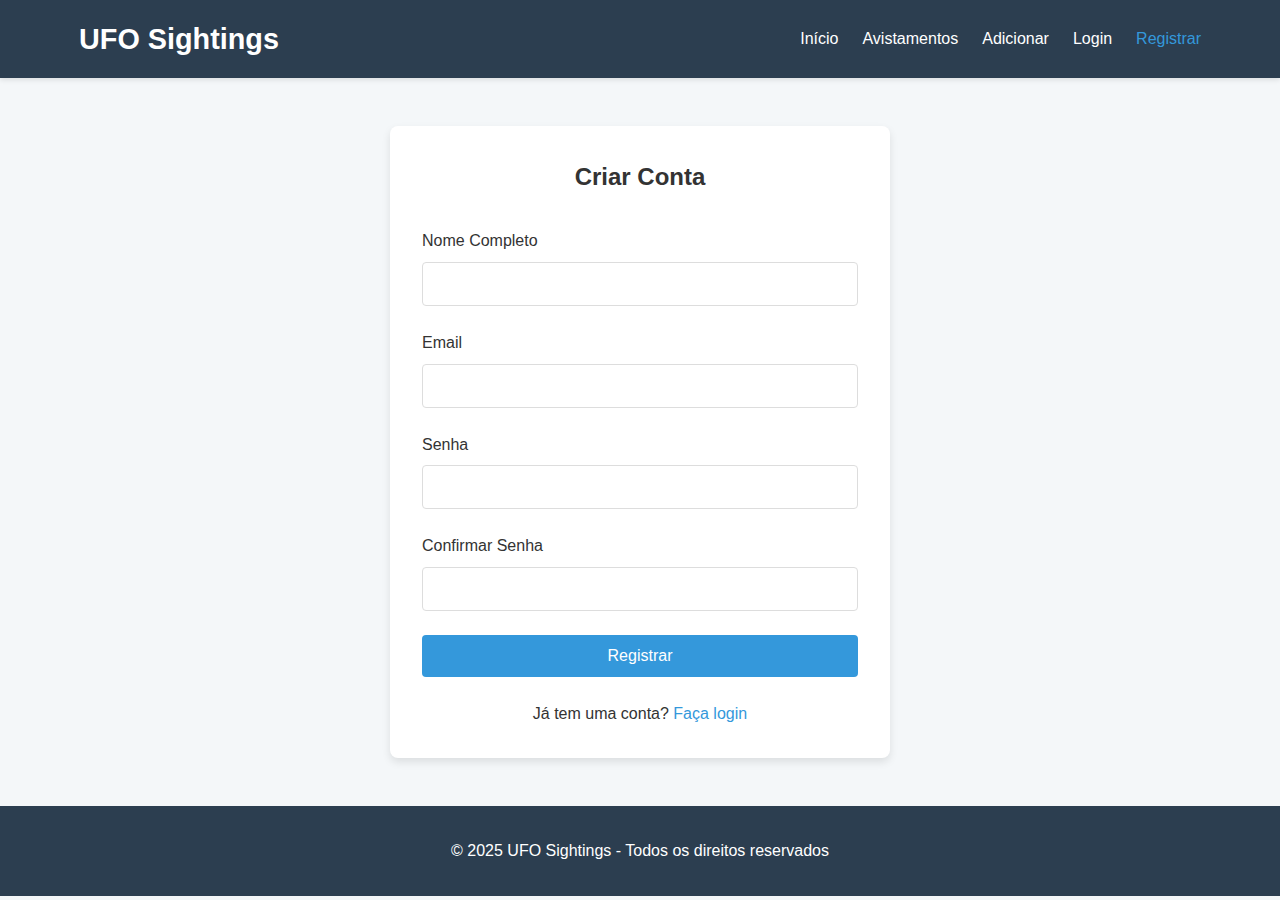
<file: register.html>
<!DOCTYPE html>
<html lang="pt-br">
<head>
    <meta charset="UTF-8">
    <meta name="viewport" content="width=device-width, initial-scale=1.0">
    <title>Registrar - UFO Sightings</title>
    <link rel="stylesheet" href="css/styles.css">
</head>
<body>
    <header>
        <div class="container">
            <h1>UFO Sightings</h1>
            <nav>
                <ul>
                    <li><a href="index.html">Início</a></li>
                    <li><a href="sightings.html">Avistamentos</a></li>
                    <li><a href="add-sighting.html">Adicionar</a></li>
                    <li><a href="login.html">Login</a></li>
                    <li><a href="register.html" class="active">Registrar</a></li>
                </ul>
            </nav>
        </div>
    </header>

    <main>
        <div class="container">
            <div class="form-container">
                <h2>Criar Conta</h2>
                <div id="register-error" class="alert alert-danger" style="display: none;"></div>
                <form id="register-form">
                    <div class="form-group">
                        <label for="name">Nome Completo</label>
                        <input type="text" id="name" name="name" required>
                    </div>
                    <div class="form-group">
                        <label for="email">Email</label>
                        <input type="email" id="email" name="email" required>
                    </div>
                    <div class="form-group">
                        <label for="password">Senha</label>
                        <input type="password" id="password" name="password" required minlength="6">
                    </div>
                    <div class="form-group">
                        <label for="confirm-password">Confirmar Senha</label>
                        <input type="password" id="confirm-password" name="confirm-password" required minlength="6">
                    </div>
                    <button type="submit" class="btn btn-block">Registrar</button>
                </form>
                <div class="form-footer">
                    <p>Já tem uma conta? <a href="login.html">Faça login</a></p>
                </div>
            </div>
        </div>
    </main>

    <footer>
        <div class="container">
            <p>&copy; 2025 UFO Sightings - Todos os direitos reservados</p>
        </div>
    </footer>

    <script src="https://www.gstatic.com/firebasejs/8.10.1/firebase-app.js"></script>
    <script src="https://www.gstatic.com/firebasejs/8.10.1/firebase-auth.js"></script>
    <script src="https://www.gstatic.com/firebasejs/8.10.1/firebase-firestore.js"></script>
    <script src="js/firebase-config.js"></script>
    <script src="js/auth.js"></script>
</body>
</html>
</file>
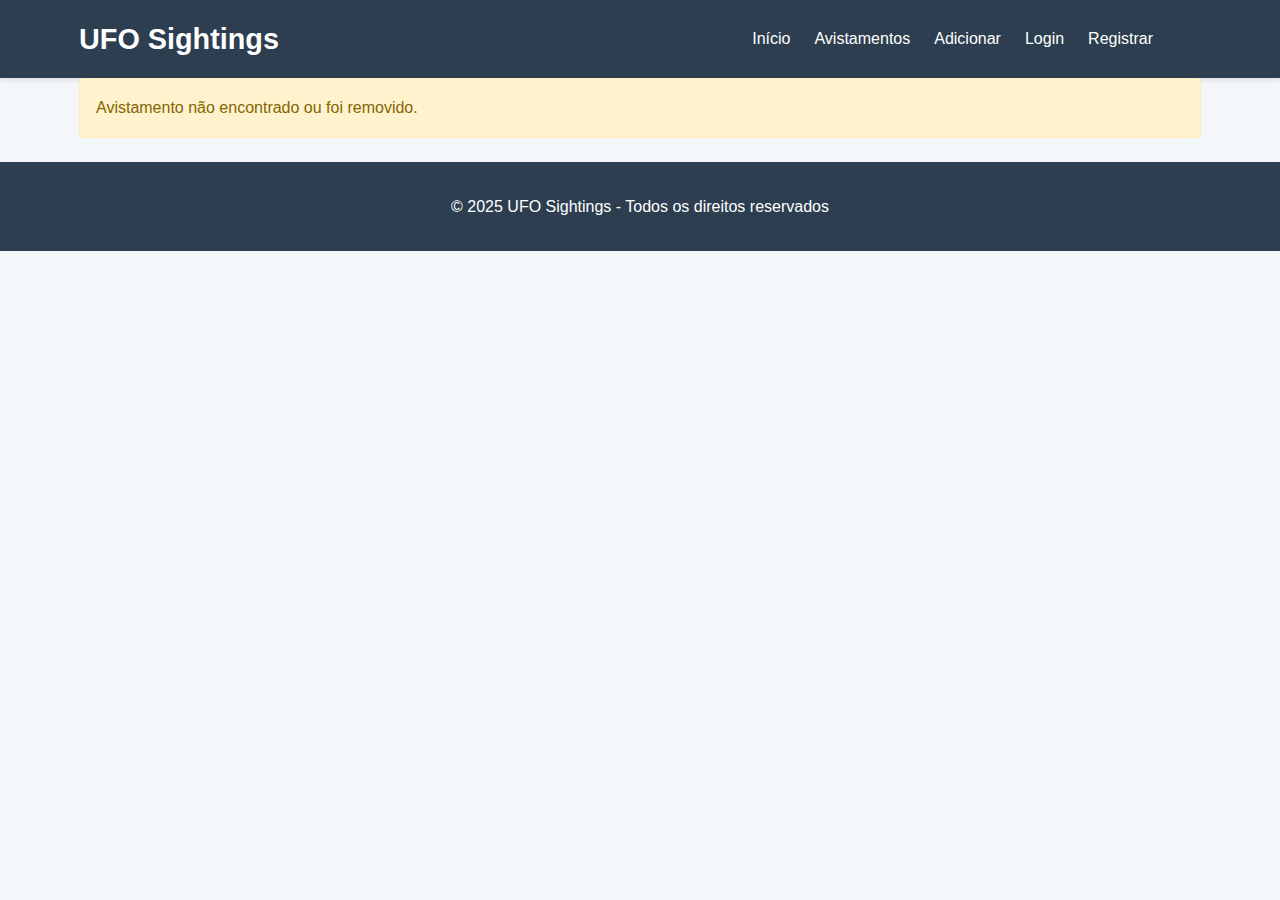
<file: sighting-details.html>
<!DOCTYPE html>
<html lang="pt-br">
<head>
    <meta charset="UTF-8">
    <meta name="viewport" content="width=device-width, initial-scale=1.0">
    <title>Detalhes do Avistamento - UFO Sightings</title>
    <link rel="stylesheet" href="css/styles.css">
    <link rel="stylesheet" href="https://unpkg.com/leaflet@1.7.1/dist/leaflet.css" />
</head>
<body>
    <header>
        <div class="container">
            <h1>UFO Sightings</h1>
            <nav>
                <ul>
                    <li><a href="index.html">Início</a></li>
                    <li><a href="sightings.html">Avistamentos</a></li>
                    <li><a href="add-sighting.html">Adicionar</a></li>
                    <li><a href="login.html" id="loginBtn">Login</a></li>
                    <li><a href="register.html" id="registerBtn">Registrar</a></li>
                    <li><a href="profile.html" id="profileBtn" style="display: none;">Perfil</a></li>
                    <li><a href="#" id="logoutBtn" style="display: none;">Sair</a></li>
                </ul>
            </nav>
        </div>
    </header>

    <main>
        <div class="container">
            <div id="sighting-loading" class="text-center">
                <p>Carregando detalhes do avistamento...</p>
            </div>
            
            <div id="sighting-not-found" class="alert alert-warning" style="display: none;">
                Avistamento não encontrado ou foi removido.
            </div>
            
            <div id="sighting-details" class="sighting-details" style="display: none;">
                <div class="sighting-details-container">
                    <div class="sighting-details-header">
                        <h2 id="sighting-title">Título do Avistamento</h2>
                        <p id="sighting-meta">Publicado por <span id="sighting-author">Nome do Autor</span> em <span id="sighting-date">01/01/2025</span></p>
                    </div>
                    
                    <div class="sighting-details-content">
                        <p id="sighting-description">Descrição do avistamento...</p>
                    </div>
                    
                    <div class="sighting-details-info">
                        <h3>Informações</h3>
                        <p><strong>Data:</strong> <span id="sighting-full-date">01/01/2025</span></p>
                        <p><strong>Hora:</strong> <span id="sighting-time">20:30</span></p>
                        <p><strong>Duração:</strong> <span id="sighting-duration">10</span> minutos</p>
                        <p><strong>Categoria:</strong> <span id="sighting-category">Luzes no céu</span></p>
                        <p><strong>Localização:</strong> <span id="sighting-location">Nome do Local</span></p>
                    </div>
                    
                    <div class="sighting-details-map">
                        <h3>Mapa</h3>
                        <div id="map-details" style="height: 300px;"></div>
                    </div>
                    
                    <div id="sighting-images-container">
                        <h3>Imagens</h3>
                        <div id="sighting-images" class="sighting-images">
                            <!-- Imagens serão carregadas dinamicamente aqui -->
                        </div>
                    </div>
                    
                    <div class="sighting-ratings">
                        <h3>Avaliações</h3>
                        <div id="average-rating" class="stars">★★★★☆</div>
                        <p id="rating-count"><span id="rating-value">4.5</span>/5 (<span id="ratings-number">10</span> avaliações)</p>
                        
                        <div id="rating-form-container" class="mt-2">
                            <h4>Avaliar este avistamento</h4>
                            <div id="rating-auth-required" class="alert alert-info" style="display: none;">
                                Você precisa estar logado para avaliar. <a href="login.html">Faça login</a> ou <a href="register.html">registre-se</a>.
                            </div>
                            <div id="rating-form" style="display: none;">
                                <div class="rating-stars">
                                    <span class="star" data-value="1">★</span>
                                    <span class="star" data-value="2">★</span>
                                    <span class="star" data-value="3">★</span>
                                    <span class="star" data-value="4">★</span>
                                    <span class="star" data-value="5">★</span>
                                </div>
                                <button id="submit-rating" class="btn">Enviar Avaliação</button>
                            </div>
                        </div>
                    </div>
                    
                    <div class="sighting-comments mt-2">
                        <h3>Comentários (<span id="comments-count">0</span>)</h3>
                        
                        <div id="comments-auth-required" class="alert alert-info" style="display: none;">
                            Você precisa estar logado para comentar. <a href="login.html">Faça login</a> ou <a href="register.html">registre-se</a>.
                        </div>
                        
                        <div id="comment-form" style="display: none;">
                            <div class="form-group">
                                <textarea id="comment-text" placeholder="Escreva seu comentário..."></textarea>
                            </div>
                            <button id="submit-comment" class="btn">Enviar Comentário</button>
                        </div>
                        
                        <div id="comments-list" class="mt-2">
                            <!-- Comentários serão carregados dinamicamente aqui -->
                        </div>
                    </div>
                    
                    <div class="mt-2">
                        <a href="sightings.html" class="btn">Voltar para a lista</a>
                    </div>
                </div>
            </div>
        </div>
    </main>

    <footer>
        <div class="container">
            <p>&copy; 2025 UFO Sightings - Todos os direitos reservados</p>
        </div>
    </footer>

    <script src="https://unpkg.com/leaflet@1.7.1/dist/leaflet.js"></script>
    <script src="https://www.gstatic.com/firebasejs/8.10.1/firebase-app.js"></script>
    <script src="https://www.gstatic.com/firebasejs/8.10.1/firebase-auth.js"></script>
    <script src="https://www.gstatic.com/firebasejs/8.10.1/firebase-firestore.js"></script>
    <script src="https://www.gstatic.com/firebasejs/8.10.1/firebase-storage.js"></script>
    <script src="js/firebase-config.js"></script>
    <script src="js/auth.js"></script>
    <script src="js/map.js"></script>
    <script src="js/sighting-details.js"></script>
</body>
</html>
</file>
<file: css/styles.css>
/* Estilos gerais */
* {
    margin: 0;
    padding: 0;
    box-sizing: border-box;
}

body {
    font-family: 'Arial', sans-serif;
    line-height: 1.6;
    color: #333;
    background-color: #f4f7f9;
}

.container {
    width: 90%;
    max-width: 1200px;
    margin: 0 auto;
    padding: 0 15px;
}

/* Header e navegação */
header {
    background-color: #2c3e50;
    color: white;
    padding: 1rem 0;
    box-shadow: 0 2px 5px rgba(0, 0, 0, 0.1);
}

header .container {
    display: flex;
    justify-content: space-between;
    align-items: center;
}

header h1 {
    font-size: 1.8rem;
    font-weight: 700;
}

nav ul {
    display: flex;
    list-style: none;
}

nav ul li {
    margin-left: 1.5rem;
}

nav ul li a {
    color: white;
    text-decoration: none;
    font-weight: 500;
    transition: color 0.3s;
}

nav ul li a:hover, nav ul li a.active {
    color: #3498db;
}

/* Seção Hero */
.hero {
    background: linear-gradient(rgba(0, 0, 0, 0.7), rgba(0, 0, 0, 0.7)), url('../images/ufo-bg.jpg');
    background-size: cover;
    background-position: center;
    color: white;
    text-align: center;
    padding: 5rem 0;
}

.hero h2 {
    font-size: 2.5rem;
    margin-bottom: 1rem;
}

.hero p {
    font-size: 1.2rem;
    max-width: 600px;
    margin: 0 auto;
}

/* Seção de Mapa */
.map-section {
    padding: 3rem 0;
}

.map-section h2 {
    text-align: center;
    margin-bottom: 2rem;
}

#map {
    height: 500px;
    border-radius: 8px;
    box-shadow: 0 4px 8px rgba(0, 0, 0, 0.1);
}

/* Seção de Avistamentos Recentes */
.recent-sightings {
    padding: 3rem 0;
    background-color: #ecf0f1;
}

.recent-sightings h2 {
    text-align: center;
    margin-bottom: 2rem;
}

.sightings-grid {
    display: grid;
    grid-template-columns: repeat(auto-fill, minmax(300px, 1fr));
    gap: 2rem;
}

.sighting-card {
    background-color: white;
    border-radius: 8px;
    overflow: hidden;
    box-shadow: 0 4px 8px rgba(0, 0, 0, 0.1);
    transition: transform 0.3s;
}

.sighting-card:hover {
    transform: translateY(-5px);
}

.sighting-card img {
    width: 100%;
    height: 200px;
    object-fit: cover;
}

.sighting-card-content {
    padding: 1.5rem;
}

.sighting-card h3 {
    margin-bottom: 0.5rem;
    font-size: 1.2rem;
}

.sighting-card p {
    color: #666;
    margin-bottom: 0.5rem;
}

.sighting-card .rating {
    color: #f39c12;
    margin-bottom: 1rem;
}

.sighting-card .details-link {
    display: inline-block;
    color: #3498db;
    text-decoration: none;
    font-weight: 500;
}

.sighting-card .details-link:hover {
    text-decoration: underline;
}

/* Formulários */
.form-container {
    max-width: 500px;
    margin: 3rem auto;
    padding: 2rem;
    background-color: white;
    border-radius: 8px;
    box-shadow: 0 4px 8px rgba(0, 0, 0, 0.1);
}

.form-container h2 {
    text-align: center;
    margin-bottom: 2rem;
}

.form-group {
    margin-bottom: 1.5rem;
}

.form-group label {
    display: block;
    margin-bottom: 0.5rem;
    font-weight: 500;
}

.form-group input,
.form-group textarea,
.form-group select {
    width: 100%;
    padding: 0.75rem;
    border: 1px solid #ddd;
    border-radius: 4px;
    font-size: 1rem;
}

.form-group textarea {
    min-height: 150px;
    resize: vertical;
}

.btn {
    display: inline-block;
    background-color: #3498db;
    color: white;
    padding: 0.75rem 1.5rem;
    border: none;
    border-radius: 4px;
    cursor: pointer;
    font-size: 1rem;
    font-weight: 500;
    text-decoration: none;
    transition: background-color 0.3s;
}

.btn:hover {
    background-color: #2980b9;
}

.btn-block {
    display: block;
    width: 100%;
}

.form-footer {
    text-align: center;
    margin-top: 1.5rem;
}

.form-footer a {
    color: #3498db;
    text-decoration: none;
}

.form-footer a:hover {
    text-decoration: underline;
}

/* Página de Detalhes de Avistamento */
.sighting-details {
    padding: 3rem 0;
}

.sighting-details-container {
    background-color: white;
    border-radius: 8px;
    box-shadow: 0 4px 8px rgba(0, 0, 0, 0.1);
    padding: 2rem;
}

.sighting-details-header {
    margin-bottom: 2rem;
}

.sighting-details-header h2 {
    margin-bottom: 0.5rem;
}

.sighting-details-header p {
    color: #666;
}

.sighting-details-content {
    margin-bottom: 2rem;
}

.sighting-details-info {
    margin-bottom: 2rem;
}

.sighting-details-info h3 {
    margin-bottom: 1rem;
}

.sighting-details-info p {
    margin-bottom: 0.5rem;
}

.sighting-details-map {
    height: 300px;
    margin-bottom: 2rem;
    border-radius: 8px;
    overflow: hidden;
}

.sighting-images {
    display: grid;
    grid-template-columns: repeat(auto-fill, minmax(200px, 1fr));
    gap: 1rem;
    margin-bottom: 2rem;
}

.sighting-image {
    height: 150px;
    border-radius: 8px;
    overflow: hidden;
}

.sighting-image img {
    width: 100%;
    height: 100%;
    object-fit: cover;
}

.sighting-ratings {
    margin-bottom: 2rem;
}

.sighting-ratings h3 {
    margin-bottom: 1rem;
}

.stars {
    color: #f39c12;
    font-size: 1.2rem;
    margin-bottom: 0.5rem;
}

/* Página de Lista de Avistamentos */
.filters {
    background-color: white;
    border-radius: 8px;
    box-shadow: 0 4px 8px rgba(0, 0, 0, 0.1);
    padding: 1.5rem;
    margin-bottom: 2rem;
}

.filters h3 {
    margin-bottom: 1.5rem;
}

.filters-grid {
    display: grid;
    grid-template-columns: repeat(auto-fit, minmax(200px, 1fr));
    gap: 1.5rem;
    margin-bottom: 1.5rem;
}

/* Perfil do Usuário */
.profile-section {
    padding: 3rem 0;
}

.profile-container {
    background-color: white;
    border-radius: 8px;
    box-shadow: 0 4px 8px rgba(0, 0, 0, 0.1);
    padding: 2rem;
}

.profile-header {
    display: flex;
    align-items: center;
    margin-bottom: 2rem;
}

.profile-avatar {
    width: 100px;
    height: 100px;
    border-radius: 50%;
    overflow: hidden;
    margin-right: 2rem;
}

.profile-avatar img {
    width: 100%;
    height: 100%;
    object-fit: cover;
}

.profile-info h2 {
    margin-bottom: 0.5rem;
}

.profile-info p {
    color: #666;
}

.profile-stats {
    display: grid;
    grid-template-columns: repeat(auto-fit, minmax(150px, 1fr));
    gap: 1.5rem;
    margin-bottom: 2rem;
}

.stat-card {
    background-color: #f8f9fa;
    border-radius: 8px;
    padding: 1.5rem;
    text-align: center;
}

.stat-card h3 {
    font-size: 2rem;
    margin-bottom: 0.5rem;
    color: #3498db;
}

.stat-card p {
    color: #666;
}

.profile-sightings h3 {
    margin-bottom: 1.5rem;
}

/* Footer */
footer {
    background-color: #2c3e50;
    color: white;
    padding: 2rem 0;
    text-align: center;
}

/* Utilitários */
.text-center {
    text-align: center;
}

.mt-2 {
    margin-top: 2rem;
}

.mb-2 {
    margin-bottom: 2rem;
}

/* Responsividade */
@media (max-width: 768px) {
    header .container {
        flex-direction: column;
    }
    
    header h1 {
        margin-bottom: 1rem;
    }
    
    nav ul {
        flex-wrap: wrap;
        justify-content: center;
    }
    
    nav ul li {
        margin: 0.5rem;
    }
    
    .hero {
        padding: 3rem 0;
    }
    
    .hero h2 {
        font-size: 2rem;
    }
    
    #map {
        height: 300px;
    }
}

/* Esqueletos para carregamento */
.skeleton {
    background: linear-gradient(90deg, #f0f0f0 25%, #e0e0e0 50%, #f0f0f0 75%);
    background-size: 200% 100%;
    animation: loading 1.5s infinite;
    height: 350px;
}

@keyframes loading {
    0% {
        background-position: 200% 0;
    }
    100% {
        background-position: -200% 0;
    }
}

/* Mensagens de alerta */
.alert {
    padding: 1rem;
    border-radius: 4px;
    margin-bottom: 1.5rem;
}

.alert-success {
    background-color: #d4edda;
    color: #155724;
    border: 1px solid #c3e6cb;
}

.alert-danger {
    background-color: #f8d7da;
    color: #721c24;
    border: 1px solid #f5c6cb;
}

.alert-warning {
    background-color: #fff3cd;
    color: #856404;
    border: 1px solid #ffeeba;
}

.alert-info {
    background-color: #d1ecf1;
    color: #0c5460;
    border: 1px solid #bee5eb;
}
</file>
